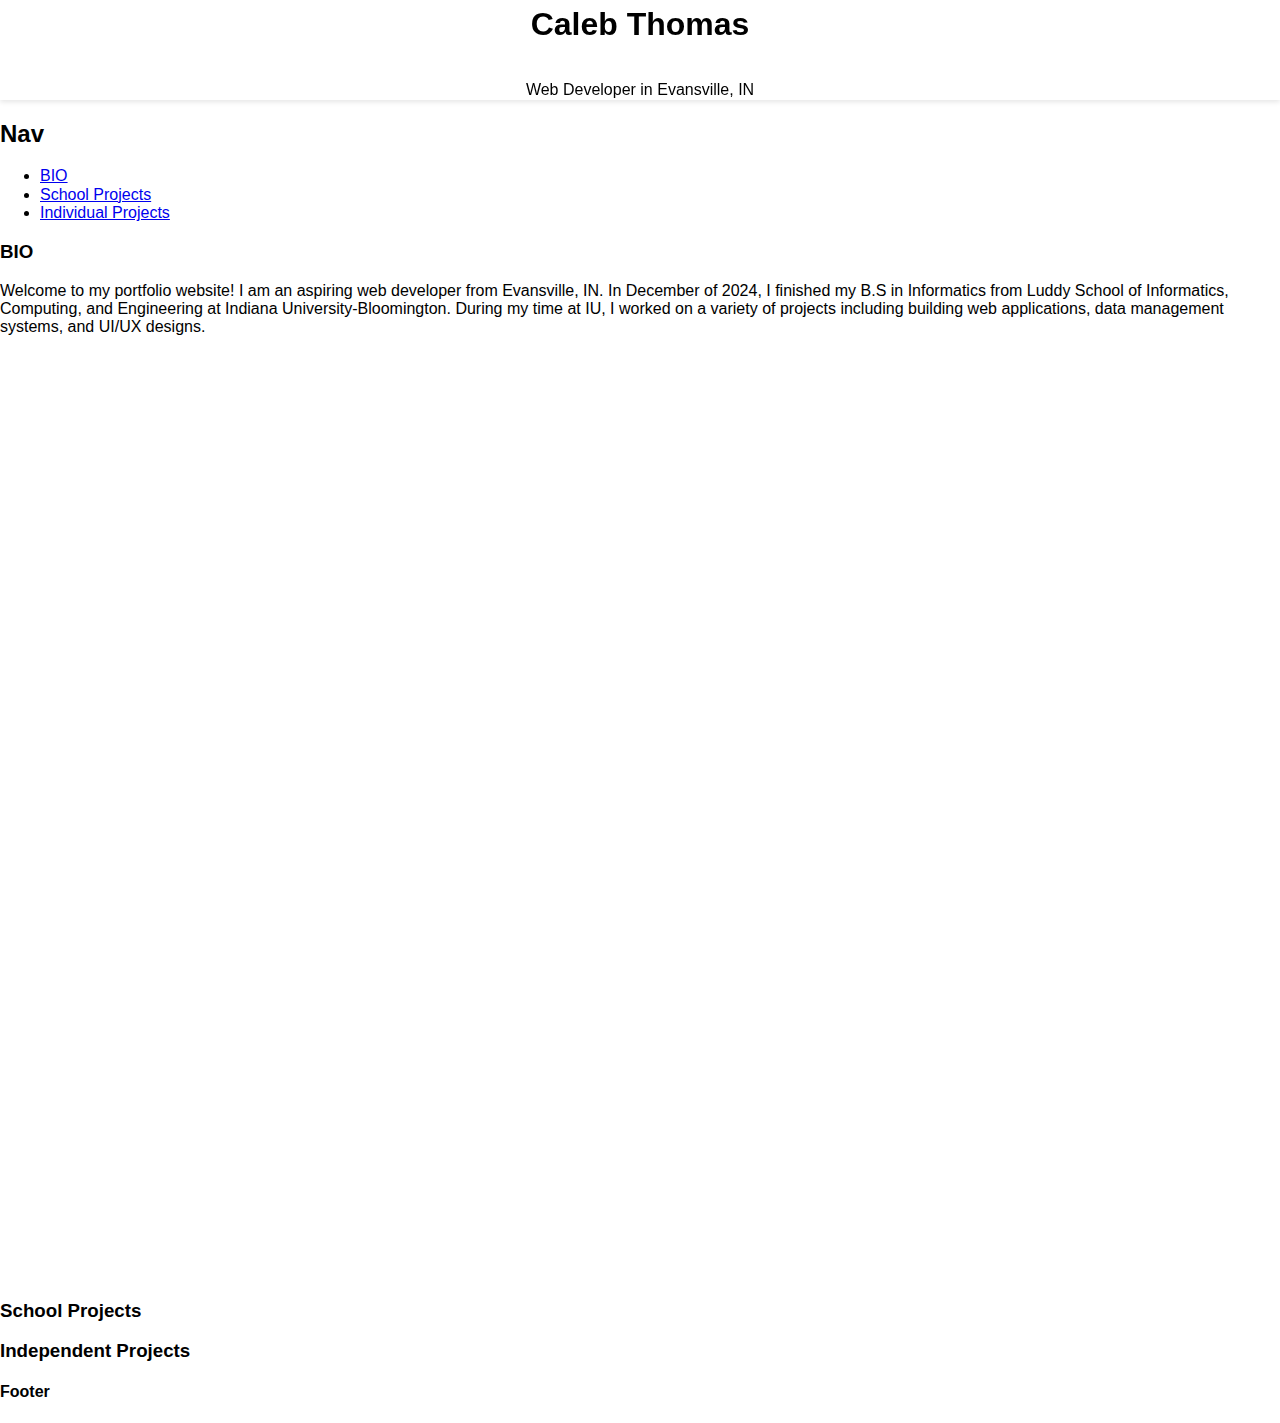
<file: index.html>
<!DOCTYPE html>
<html lang="en">

<head>
    <meta charset="UTF-8">
    <meta name="viewport" content="width=device-width, initial-scale=1.0">

    <!-- Normalize.css should go first -->
    <link rel="stylesheet" href="normalize.css" />

    <!-- Your custom styles -->
    <link rel="stylesheet" href="styles.css" />
    <title>Caleb Thomas Portfolio</title>
</head>

<body>
    <header>
        <h1>Caleb Thomas</h1>
        <p>Web Developer in Evansville, IN</p>
    </header>



    <main>
        <nav>
            <h2>Nav</h2>
            <ul>
                <li><a href="#BIO">BIO</a></li>
                <li><a href="#School">School Projects</a></li>
                <li><a href="#independent">Individual Projects</a></li>
            </ul>
        </nav>
        <article>
            <h3 id="BIO">BIO</h3>
            <div class="bio">
                <p>Welcome to my portfolio website! I am an aspiring web developer from Evansville, IN. 
                    In December of 2024, I finished my B.S in Informatics from Luddy School of Informatics, Computing, and Engineering at Indiana University-Bloomington.
                     During my time at IU, I worked on a variety of projects including building web applications, data management systems, and UI/UX designs. </p>
            </div>
        </article>

        <article>
            <h3 id="School">School Projects</h3>
        </article>

        <article>
            <h3 id="independent">Independent Projects</h3>
        </article>

    </main>

    <footer>
        <h4>Footer</h4>
    </footer>
</body>

</html>
</file>
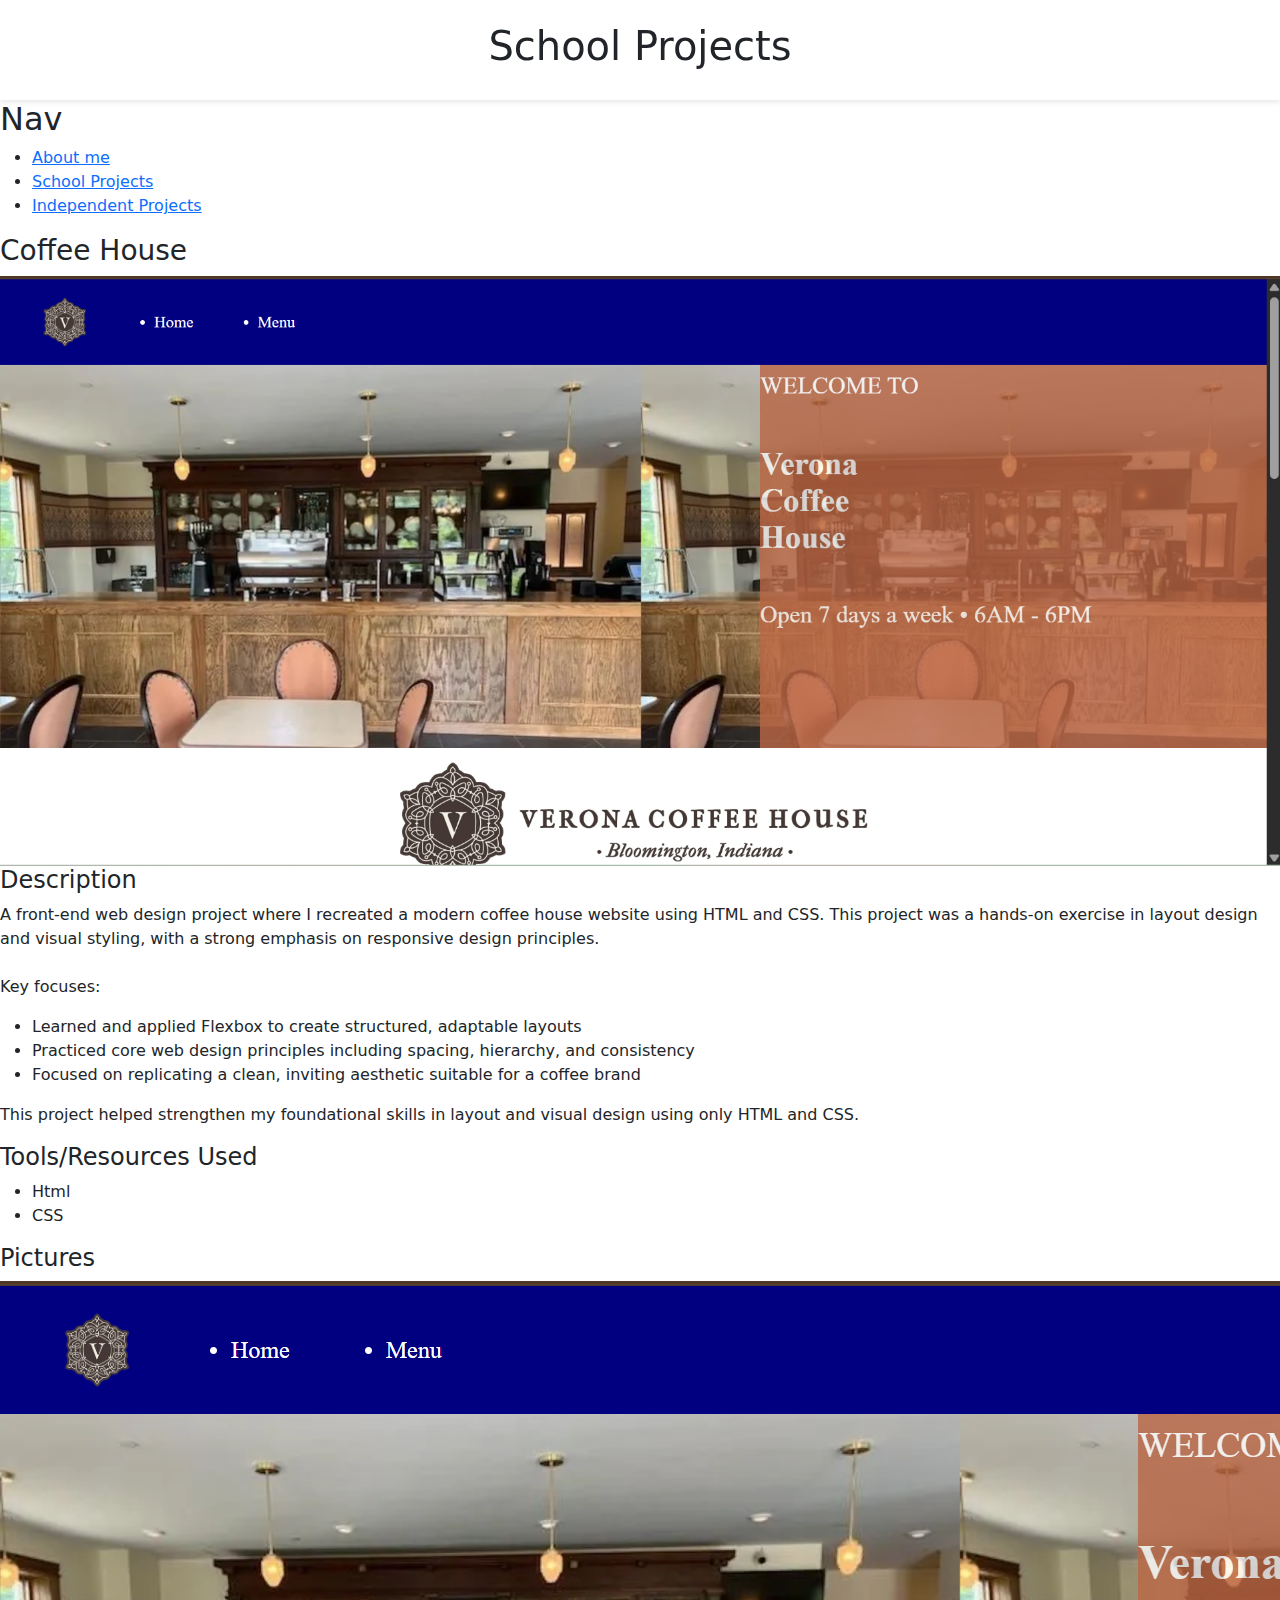
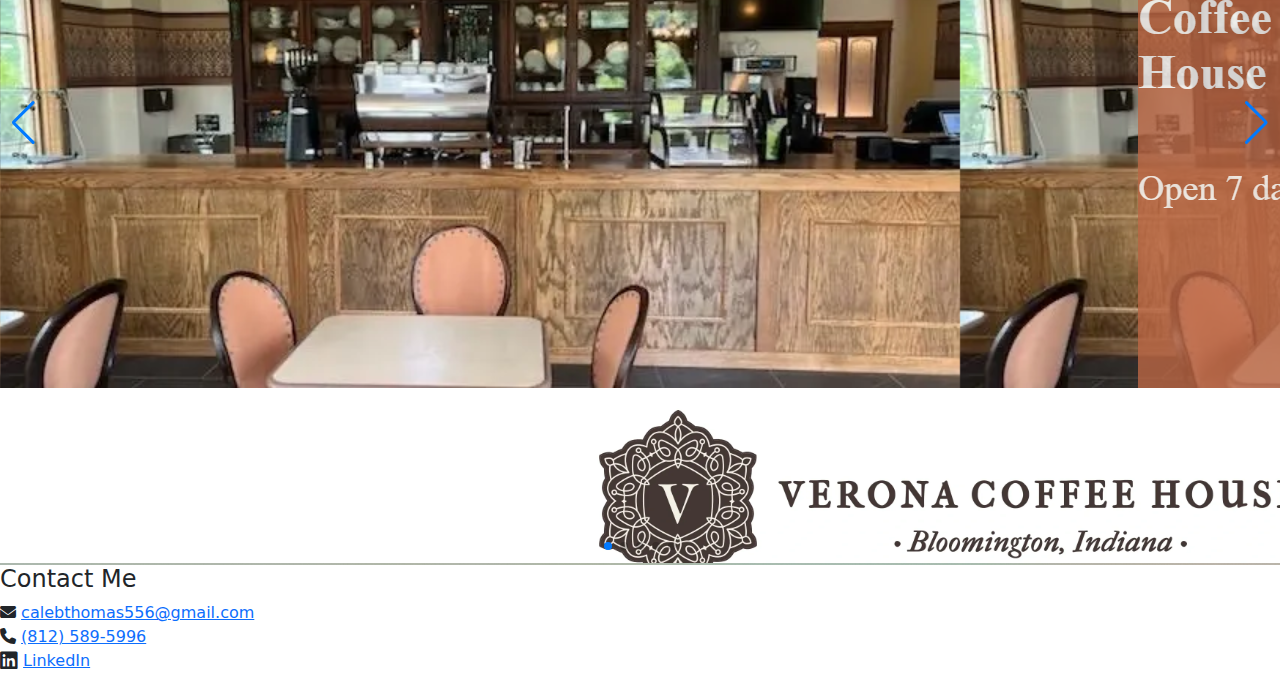
<file: coffee-house.html>
<!DOCTYPE html>
<html lang="en">

<head>
    <meta charset="UTF-8">
    <meta name="viewport" content="width=device-width, initial-scale=1.0">

    <!-- Normalize.css should go first -->
    <link rel="stylesheet" href="normalize.css" />

    <!-- Your custom styles -->
    <link rel="stylesheet" href="styles.css" />

    <!-- Bootstrap Styling -->
    <link href="https://cdn.jsdelivr.net/npm/bootstrap@5.3.0/dist/css/bootstrap.min.css" rel="stylesheet">

    <!-- Font -->
    <link rel="stylesheet" href="https://cdnjs.cloudflare.com/ajax/libs/font-awesome/6.5.0/css/all.min.css">

    <!-- Swiper -->
    <link rel="stylesheet" href="https://cdn.jsdelivr.net/npm/swiper@11/swiper-bundle.min.css" />

    <title>School Projects</title>
</head>

<body>

    <header>
        <h1>School Projects</h1>
    </header>



    <main>

        <nav>
            <h2>Nav</h2>
            <ul>
                <li><a href="index.html">About me</a></li>
                <li><a href="school-projects.html">School Projects</a></li>
                <li><a href="independent-projects.html">Independent Projects</a></li>
            </ul>
        </nav>

        <article>

            <h3>Coffee House</h3>

            <img src="images/coffee-house1.png" alt="Screenshot of a coffee house website Home Page" width="100%" >

            <div class="project-description">
                <h4>Description</h4>
                <p>A front-end web design project where I recreated a modern coffee house website using HTML and CSS. This project was a hands-on exercise in layout design and visual styling, with a strong emphasis on responsive design principles.
                    <br>
                    <br>
                    Key focuses:
                    <ul>
                        <li>Learned and applied Flexbox to create structured, adaptable layouts</li>
                        <li>Practiced core web design principles including spacing, hierarchy, and consistency</li>
                        <li>Focused on replicating a clean, inviting aesthetic suitable for a coffee brand</li>
                    </ul>
                    This project helped strengthen my foundational skills in layout and visual design using only HTML and CSS.</p>
                
            </div>

            <div class="tools-used">
                <h4>Tools/Resources Used</h4>
                <!-- In order of most used ot least used (approximation) -->
                <ul>
                    <li>Html</li>
                    <li>CSS</li>
                </ul>
            </div>


            <div class="project-pictures">
                <h4>Pictures</h4>

                <div class="swiper">
                    <!-- Additional required wrapper -->
                    <div class="swiper-wrapper">
                        <!-- Slides -->
                        <div class="swiper-slide"><img src="images/coffee-house1.png" alt="screenshot of verona coffee house website"></div>
                        <div class="swiper-slide"><img src="images/coffee-house2.png" alt="screenshot of verona coffee house website"></div>
                        <div class="swiper-slide"><img src="images/coffee-house-3.png" alt="screenshot of verona coffee house website"></div>
                        <div class="swiper-slide"><img src="images/coffee-house4.png" alt="screenshot of verona coffee house website"></div>
                        <div class="swiper-slide"><img src="images/coffee-house5.png" alt="screenshot of verona coffee house website"></div>
                        ...
                    </div>
                    <!-- If we need pagination -->
                    <div class="swiper-pagination"></div>

                    <!-- If we need navigation buttons -->
                    <div class="swiper-button-prev"></div>
                    <div class="swiper-button-next"></div>

                </div>

            </div>


        </article>

    </main>

    <footer>
        <h4>Contact Me</h4>
        <div class="contact-info">
            <div class="email">
                <i class="fa-solid fa-envelope"></i>
                <a href="mailto:calebthomas556@gmail.com"> calebthomas556@gmail.com</a>
            </div>

            <div class="phone-number">
                <i class="fa-solid fa-phone"></i>
                <a href="tel:+1-812-589-5996"> (812) 589-5996</a>
            </div>

            <div class="linkedin">
                <i class="fab fa-linkedin fa-lg"></i>
                <a href="https://www.linkedin.com/in/caleb-thomas-4aa92a225/">LinkedIn</a>
            </div>

        </div>
    </footer>

    <script src="https://cdn.jsdelivr.net/npm/bootstrap@5.3.0/dist/js/bootstrap.bundle.min.js"></script>
    <script src="https://cdn.jsdelivr.net/npm/swiper@11/swiper-bundle.min.js"></script>

    <script>
        const swiper = new Swiper('.swiper', {
            // Optional parameters
            loop: true,

            // If we need pagination
            pagination: {
                el: '.swiper-pagination',
            },

            // Navigation arrows
            navigation: {
                nextEl: '.swiper-button-next',
                prevEl: '.swiper-button-prev',
            },

        });

    </script>

</body>

</html>
</file>
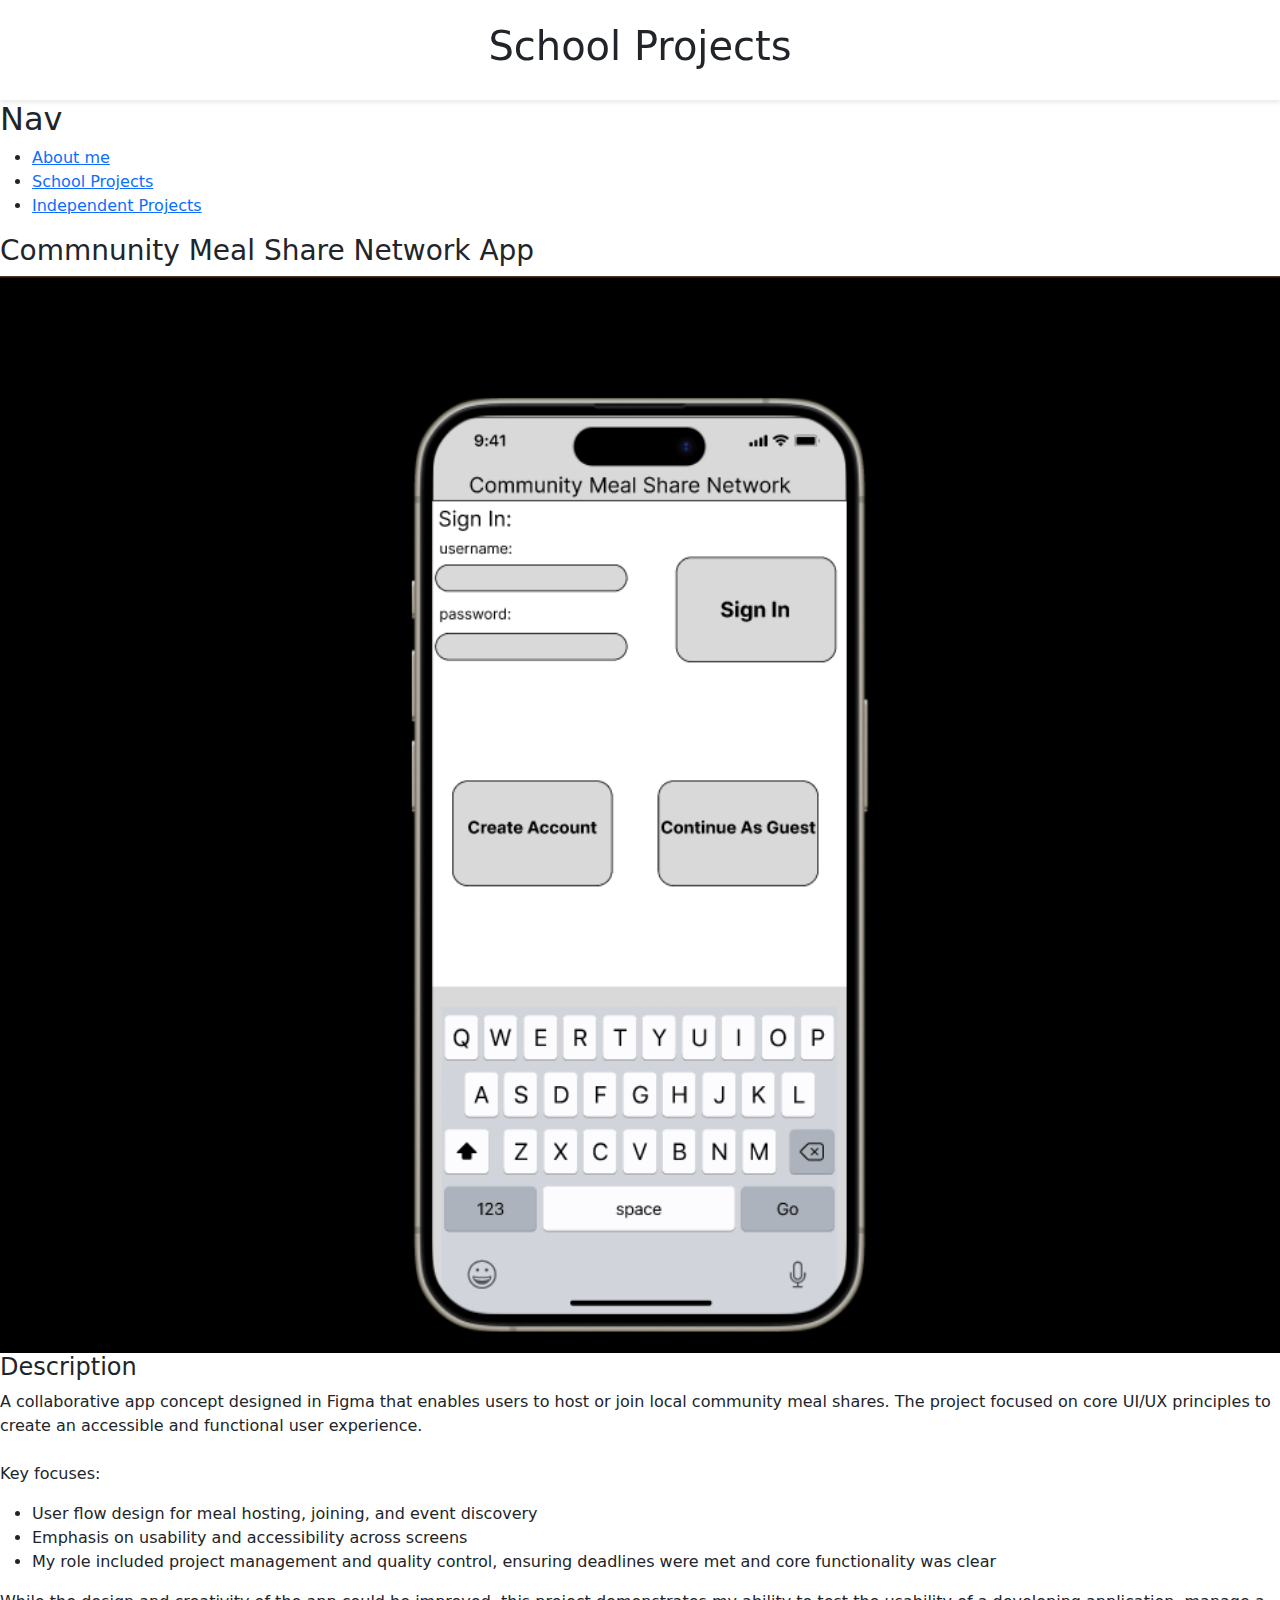
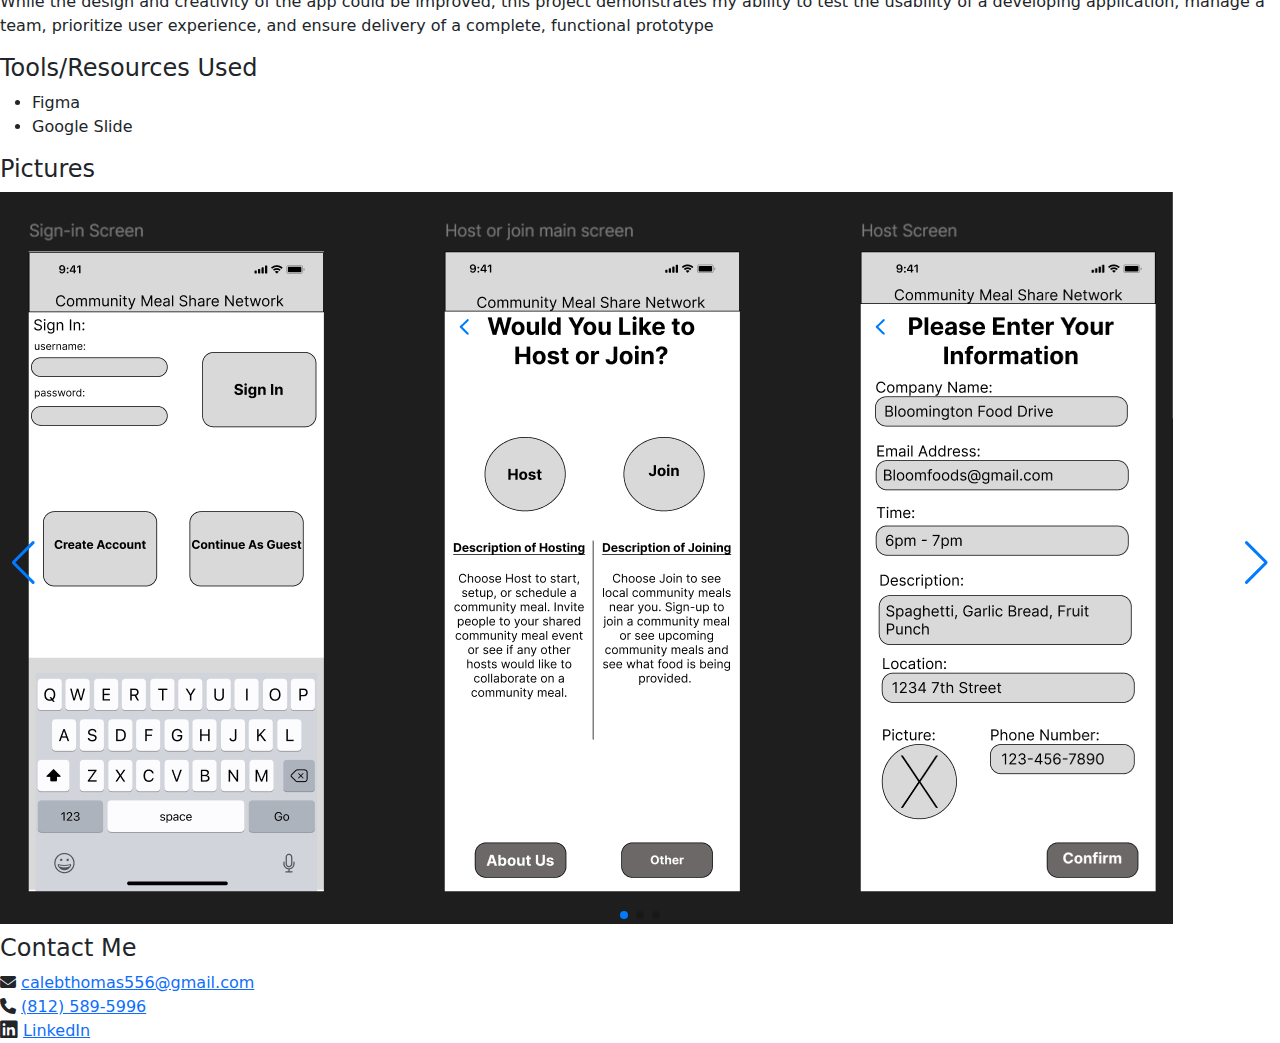
<file: figma.html>
<!DOCTYPE html>
<html lang="en">

<head>
    <meta charset="UTF-8">
    <meta name="viewport" content="width=device-width, initial-scale=1.0">

    <!-- Normalize.css should go first -->
    <link rel="stylesheet" href="normalize.css" />

    <!-- Your custom styles -->
    <link rel="stylesheet" href="styles.css" />

    <!-- Bootstrap Styling -->
    <link href="https://cdn.jsdelivr.net/npm/bootstrap@5.3.0/dist/css/bootstrap.min.css" rel="stylesheet">

    <!-- Font -->
    <link rel="stylesheet" href="https://cdnjs.cloudflare.com/ajax/libs/font-awesome/6.5.0/css/all.min.css">

    <!-- Swiper -->
    <link rel="stylesheet" href="https://cdn.jsdelivr.net/npm/swiper@11/swiper-bundle.min.css" />

    <title>School Projects</title>
</head>

<body>

    <header>
        <h1>School Projects</h1>
    </header>



    <main>

        <nav>
            <h2>Nav</h2>
            <ul>
                <li><a href="index.html">About me</a></li>
                <li><a href="school-projects.html">School Projects</a></li>
                <li><a href="independent-projects.html">Independent Projects</a></li>
            </ul>
        </nav>

        <article>

            <h3>Commnunity Meal Share Network App</h3>

            <img src="images/figma-1.png" alt="Screenshot of meal share network app home page" width="100%" >

            <div class="project-description">
                <h4>Description</h4>
                <p>A collaborative app concept designed in Figma that enables users to host or join local community meal shares. The project focused on core UI/UX principles to create an accessible and functional user experience.
                    <br>
                    <br>
                    Key focuses:
                    <ul>
                        <li>User flow design for meal hosting, joining, and event discovery</li>
                        <li>Emphasis on usability and accessibility across screens</li>
                        <li>My role included project management and quality control, ensuring deadlines were met and core functionality was clear</li>
                    </ul>
                    
                    While the design and creativity of the app could be improved, this project demonstrates my ability to test the usability of a developing application, manage a team, prioritize user experience, and ensure delivery of a complete, functional prototype</p>
            </div>

            <div class="tools-used">
                <h4>Tools/Resources Used</h4>
                <!-- In order of most used ot least used (approximation) -->
                <ul>
                    <li>Figma</li>
                    <li>Google Slide</li>
                </ul>
            </div>

            <div class="project-pictures">
                <h4>Pictures</h4>

                <div class="swiper">
                    <!-- Additional required wrapper -->
                    <div class="swiper-wrapper">
                        <!-- Slides -->
                        <div class="swiper-slide"><img src="images/figma-2.png" alt="screenshot of community meal share network wireframe"> </div>
                        <div class="swiper-slide"><img src="images/figma-3.png" alt="screenshot of community meal share network wireframe"> </div>
                        <div class="swiper-slide"><img src="images/figma-4.png" alt="screenshot of community meal share network wireframe"> </div>
                        ...
                    </div>
                    <!-- If we need pagination -->
                    <div class="swiper-pagination"></div>

                    <!-- If we need navigation buttons -->
                    <div class="swiper-button-prev"></div>
                    <div class="swiper-button-next"></div>

                </div>

            </div>


        </article>

    </main>

    <footer>
        <h4>Contact Me</h4>
        <div class="contact-info">
            <div class="email">
                <i class="fa-solid fa-envelope"></i>
                <a href="mailto:calebthomas556@gmail.com"> calebthomas556@gmail.com</a>
            </div>

            <div class="phone-number">
                <i class="fa-solid fa-phone"></i>
                <a href="tel:+1-812-589-5996"> (812) 589-5996</a>
            </div>

            <div class="linkedin">
                <i class="fab fa-linkedin fa-lg"></i>
                <a href="https://www.linkedin.com/in/caleb-thomas-4aa92a225/">LinkedIn</a>
            </div>

        </div>
    </footer>

    <script src="https://cdn.jsdelivr.net/npm/bootstrap@5.3.0/dist/js/bootstrap.bundle.min.js"></script>
    <script src="https://cdn.jsdelivr.net/npm/swiper@11/swiper-bundle.min.js"></script>

    <script>
        const swiper = new Swiper('.swiper', {
            // Optional parameters
            loop: true,

            // If we need pagination
            pagination: {
                el: '.swiper-pagination',
            },

            // Navigation arrows
            navigation: {
                nextEl: '.swiper-button-next',
                prevEl: '.swiper-button-prev',
            },

        });

    </script>

</body>

</html>
</file>
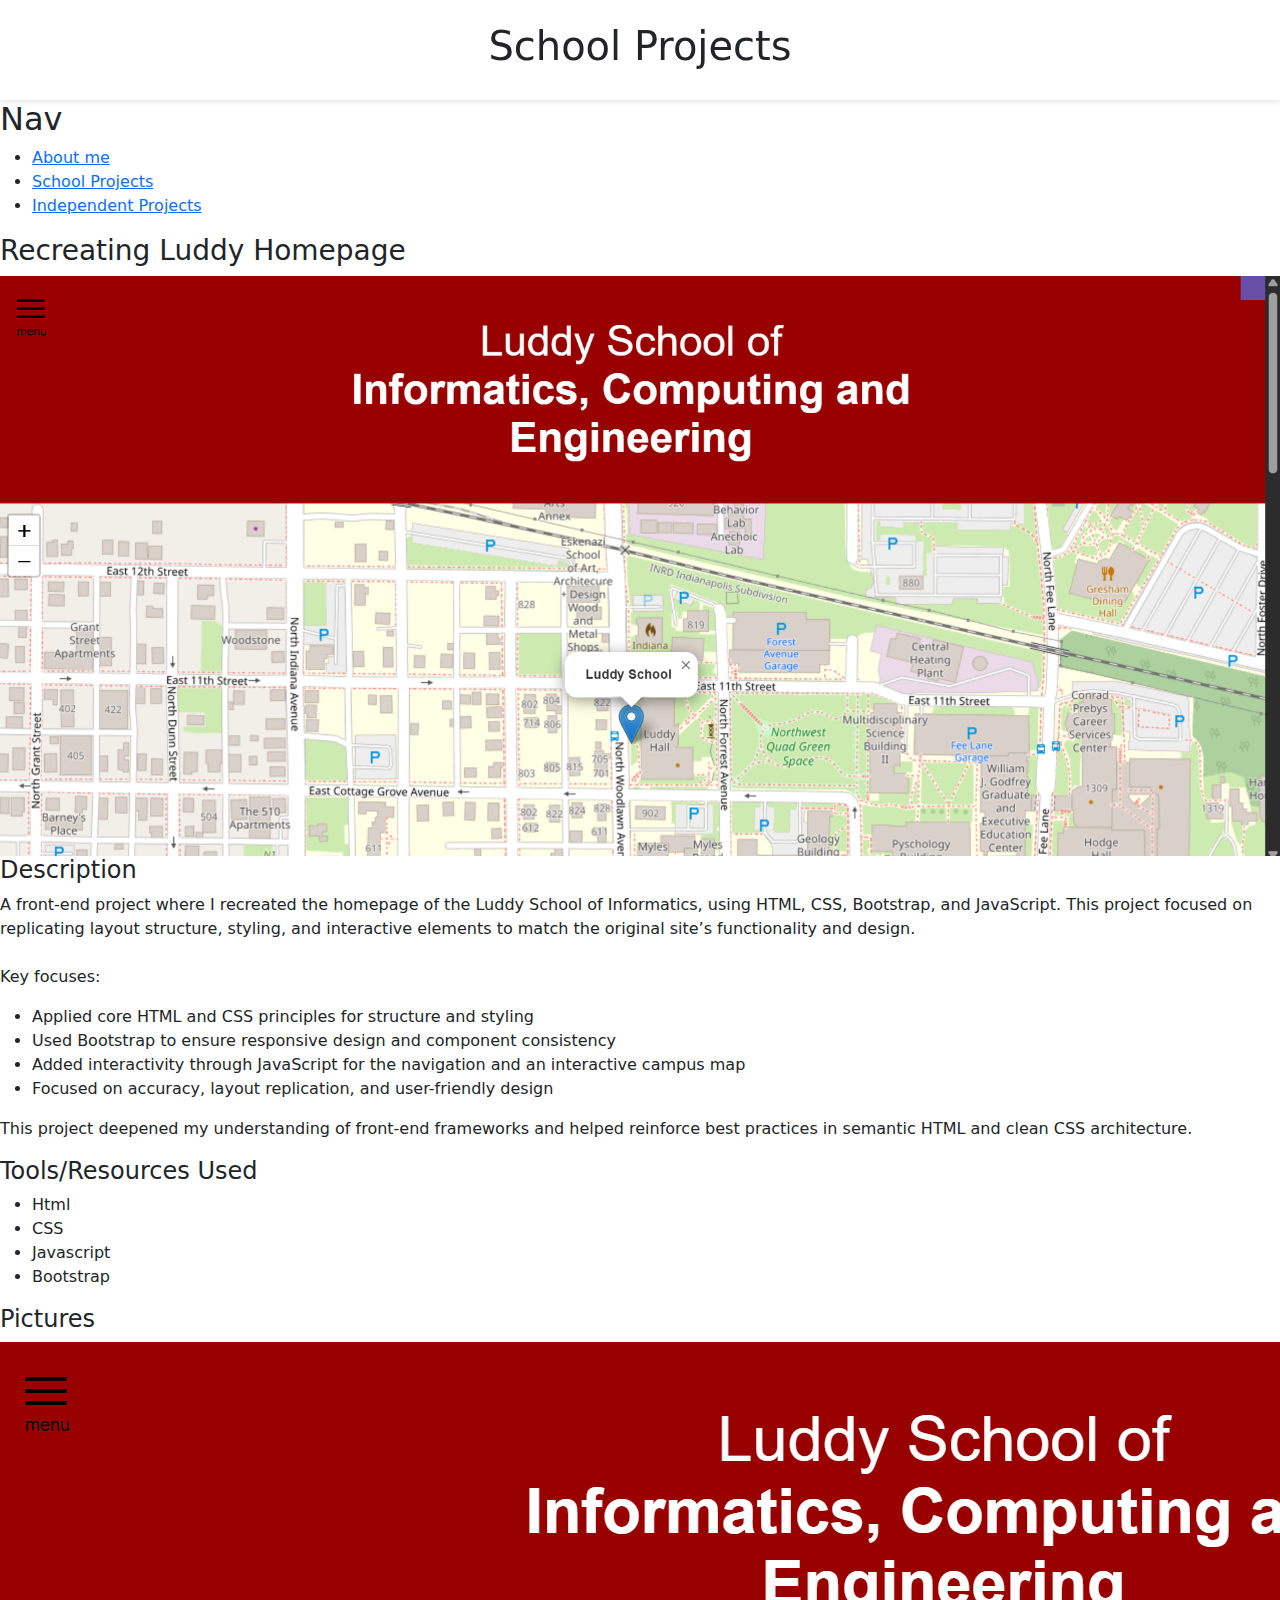
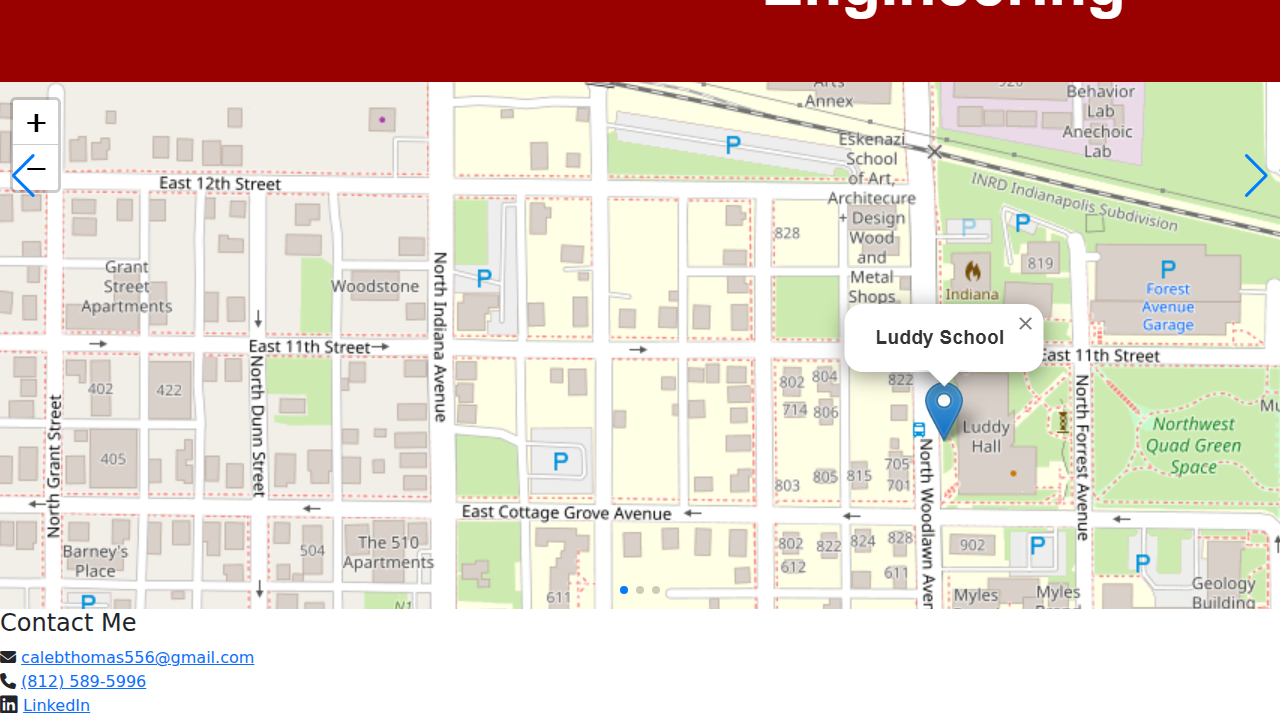
<file: luddy.html>
<!DOCTYPE html>
<html lang="en">

<head>
    <meta charset="UTF-8">
    <meta name="viewport" content="width=device-width, initial-scale=1.0">

    <!-- Normalize.css should go first -->
    <link rel="stylesheet" href="normalize.css" />

    <!-- Your custom styles -->
    <link rel="stylesheet" href="styles.css" />

    <!-- Bootstrap Styling -->
    <link href="https://cdn.jsdelivr.net/npm/bootstrap@5.3.0/dist/css/bootstrap.min.css" rel="stylesheet">

    <!-- Font -->
    <link rel="stylesheet" href="https://cdnjs.cloudflare.com/ajax/libs/font-awesome/6.5.0/css/all.min.css">

    <!-- Swiper -->
    <link rel="stylesheet" href="https://cdn.jsdelivr.net/npm/swiper@11/swiper-bundle.min.css" />

    <title>School Projects</title>
</head>

<body>

    <header>
        <h1>School Projects</h1>
    </header>



    <main>

        <nav>
            <h2>Nav</h2>
            <ul>
                <li><a href="index.html">About me</a></li>
                <li><a href="school-projects.html">School Projects</a></li>
                <li><a href="independent-projects.html">Independent Projects</a></li>
            </ul>
        </nav>

        <article>

            <h3>Recreating Luddy Homepage</h3>

            <img src="images/luddy-1.png" alt="Screenshot of a mock luddy homepage" width="100%" >

            <div class="project-description">
                <h4>Description</h4>
                <p>A front-end project where I recreated the homepage of the Luddy School of Informatics, using HTML, CSS, Bootstrap, and JavaScript. This project focused on replicating layout structure, styling, and interactive elements to match the original site’s functionality and design.
                    <br>
                    <br>
                    Key focuses:
                    <ul>
                        <li>Applied core HTML and CSS principles for structure and styling</li>
                        <li>Used Bootstrap to ensure responsive design and component consistency</li>
                        <li>Added interactivity through JavaScript for the navigation and an interactive campus map</li>
                        <li>Focused on accuracy, layout replication, and user-friendly design</li>
                    </ul>
                    This project deepened my understanding of front-end frameworks and helped reinforce best practices in semantic HTML and clean CSS architecture.</p>
                
            </div>

            <div class="tools-used">
                <h4>Tools/Resources Used</h4>
                <!-- In order of most used ot least used (approximation) -->
                <ul>
                    <li>Html</li>
                    <li>CSS</li>
                    <li>Javascript</li>
                    <li>Bootstrap</li>
                </ul>
            </div>


            <div class="project-pictures">
                <h4>Pictures</h4>

                <div class="swiper">
                    <!-- Additional required wrapper -->
                    <div class="swiper-wrapper">
                        <!-- Slides -->
                        <div class="swiper-slide"><img src="images/luddy-1.png" alt="screenshot of mock luddy homepage website"></div>
                        <div class="swiper-slide"><img src="images/luddy-2.png" alt="screenshot of mock luddy homepage website"></div>
                        <div class="swiper-slide"><img src="images/luddy-3.png" alt="screenshot of mock luddy homepage website"></div>
                    </div>
                    <!-- If we need pagination -->
                    <div class="swiper-pagination"></div>

                    <!-- If we need navigation buttons -->
                    <div class="swiper-button-prev"></div>
                    <div class="swiper-button-next"></div>

                </div>

            </div>


        </article>

    </main>

    <footer>
        <h4>Contact Me</h4>
        <div class="contact-info">
            <div class="email">
                <i class="fa-solid fa-envelope"></i>
                <a href="mailto:calebthomas556@gmail.com"> calebthomas556@gmail.com</a>
            </div>

            <div class="phone-number">
                <i class="fa-solid fa-phone"></i>
                <a href="tel:+1-812-589-5996"> (812) 589-5996</a>
            </div>

            <div class="linkedin">
                <i class="fab fa-linkedin fa-lg"></i>
                <a href="https://www.linkedin.com/in/caleb-thomas-4aa92a225/">LinkedIn</a>
            </div>

        </div>
    </footer>

    <script src="https://cdn.jsdelivr.net/npm/bootstrap@5.3.0/dist/js/bootstrap.bundle.min.js"></script>
    <script src="https://cdn.jsdelivr.net/npm/swiper@11/swiper-bundle.min.js"></script>

    <script>
        const swiper = new Swiper('.swiper', {
            // Optional parameters
            loop: true,

            // If we need pagination
            pagination: {
                el: '.swiper-pagination',
            },

            // Navigation arrows
            navigation: {
                nextEl: '.swiper-button-next',
                prevEl: '.swiper-button-prev',
            },

        });

    </script>

</body>

</html>
</file>
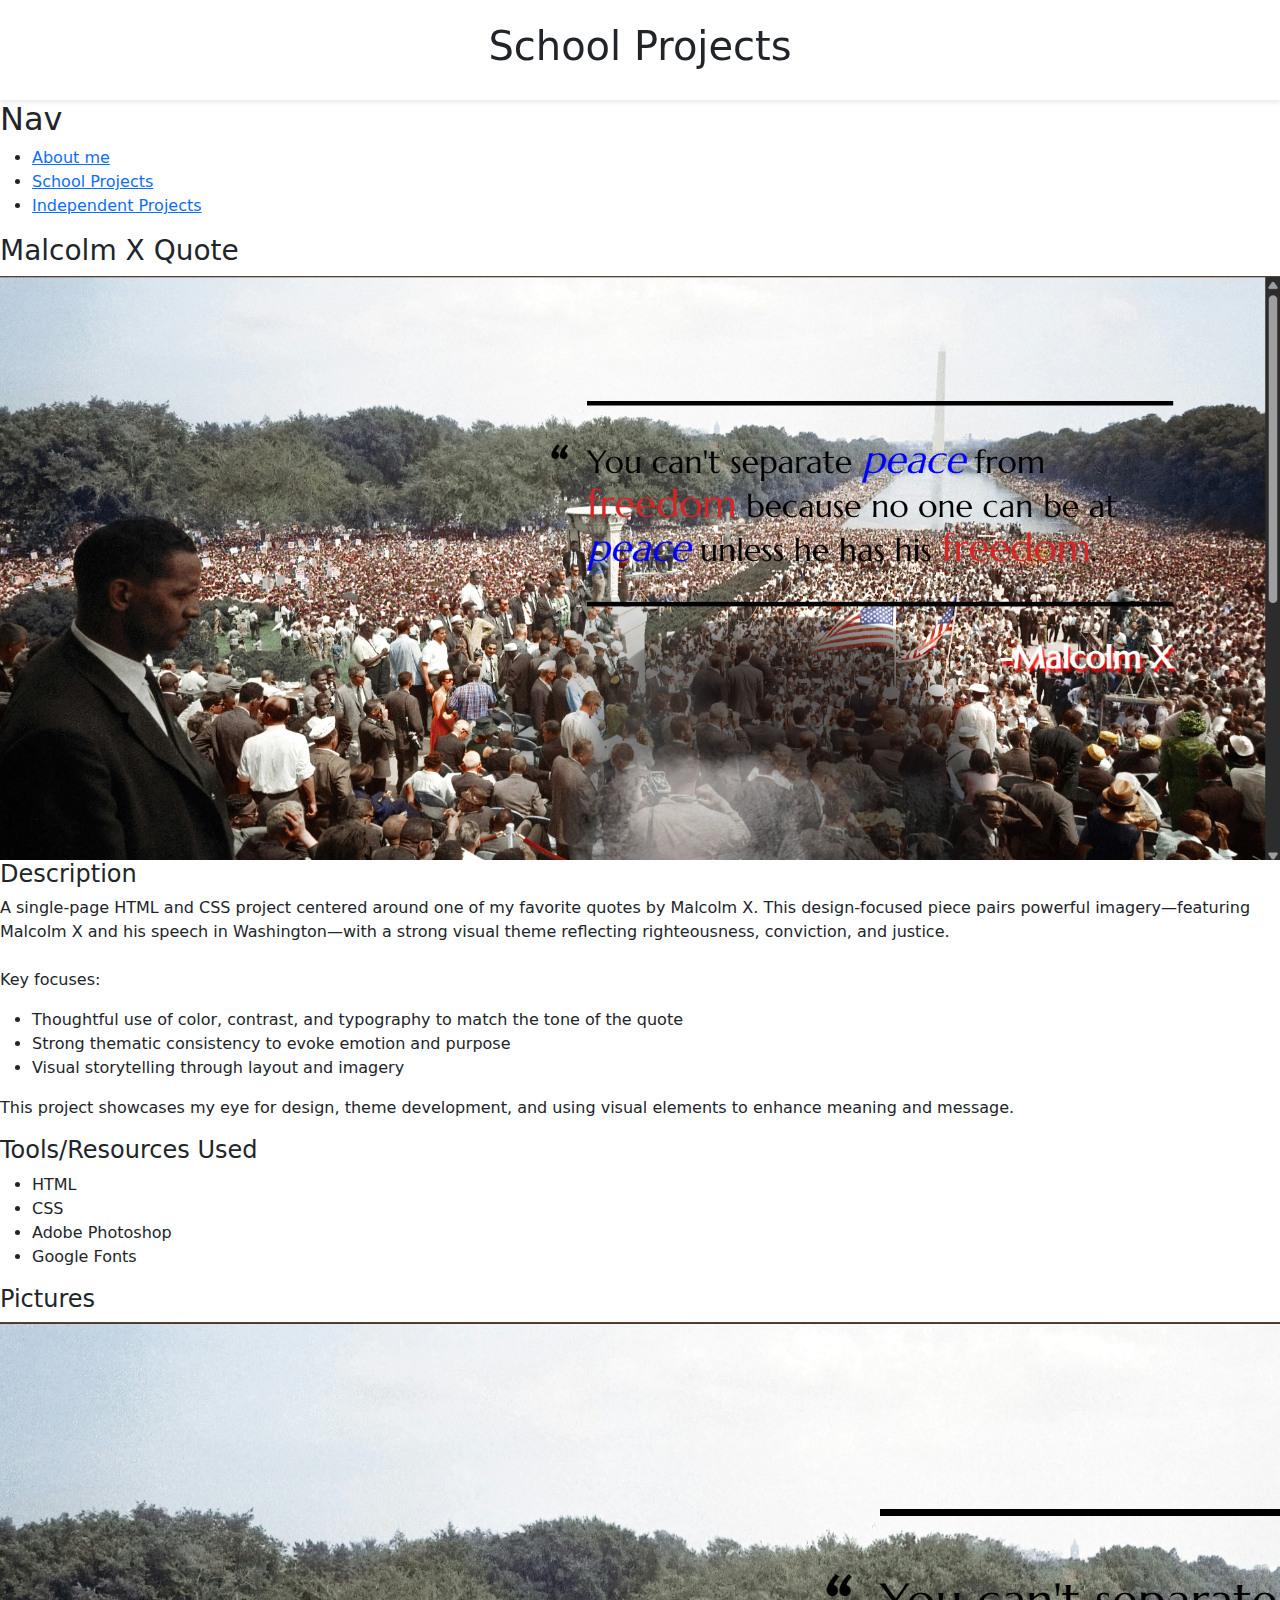
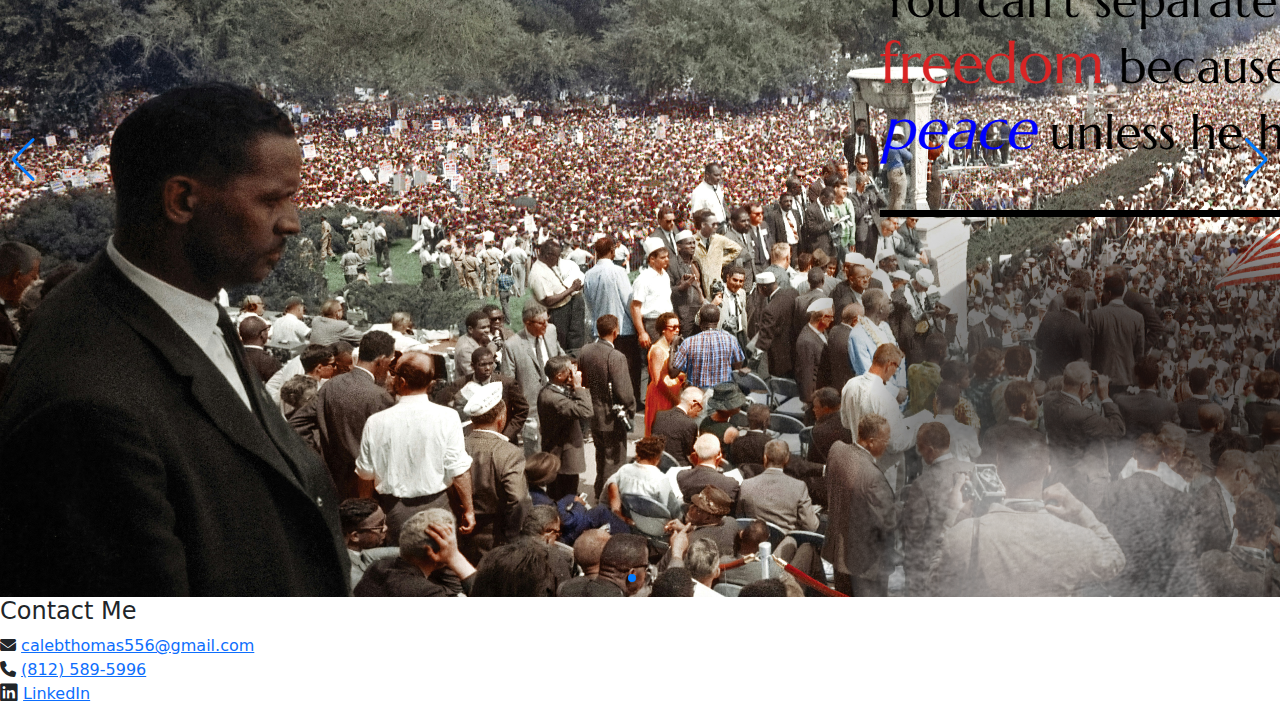
<file: malcom.html>
<!DOCTYPE html>
<html lang="en">

<head>
    <meta charset="UTF-8">
    <meta name="viewport" content="width=device-width, initial-scale=1.0">

    <!-- Normalize.css should go first -->
    <link rel="stylesheet" href="normalize.css" />

    <!-- Your custom styles -->
    <link rel="stylesheet" href="styles.css" />

    <!-- Bootstrap Styling -->
    <link href="https://cdn.jsdelivr.net/npm/bootstrap@5.3.0/dist/css/bootstrap.min.css" rel="stylesheet">

    <!-- Font -->
    <link rel="stylesheet" href="https://cdnjs.cloudflare.com/ajax/libs/font-awesome/6.5.0/css/all.min.css">

    <!-- Swiper -->
    <link rel="stylesheet" href="https://cdn.jsdelivr.net/npm/swiper@11/swiper-bundle.min.css" />

    <title>School Projects</title>
</head>

<body>

    <header>
        <h1>School Projects</h1>
    </header>



    <main>

        <nav>
            <h2>Nav</h2>
            <ul>
                <li><a href="index.html">About me</a></li>
                <li><a href="school-projects.html">School Projects</a></li>
                <li><a href="independent-projects.html">Independent Projects</a></li>
            </ul>
        </nav>

        <article>

            <h3>Malcolm X Quote</h3>

            <img src="images/malcolmx-1.png" alt="Screenshot of malcolm x quote Page" width="100%" >

            <div class="project-description">
                <h4>Description</h4>
                <p>A single-page HTML and CSS project centered around one of my favorite quotes by Malcolm X. This design-focused piece pairs powerful imagery—featuring Malcolm X and his speech in Washington—with a strong visual theme reflecting righteousness, conviction, and justice.
                    <br>
                    <br>
                    Key focuses:
                    <ul>
                        <li>Thoughtful use of color, contrast, and typography to match the tone of the quote</li>
                        <li>Strong thematic consistency to evoke emotion and purpose</li>
                        <li>Visual storytelling through layout and imagery</li>
                    </ul>
                    
                    This project showcases my eye for design, theme development, and using visual elements to enhance meaning and message.
                </p>
               
            </div>

            <div class="tools-used">
                <h4>Tools/Resources Used</h4>
                <!-- In order of most used ot least used (approximation) -->
                <ul>
                    <li>HTML</li>
                    <li>CSS</li>
                    <li>Adobe Photoshop</li>
                    <li>Google Fonts</li>
                </ul>
            </div>


            <div class="project-pictures">
                <h4>Pictures</h4>

                <div class="swiper">
                    <!-- Additional required wrapper -->
                    <div class="swiper-wrapper">
                        <!-- Slides -->
                        <div class="swiper-slide"><img src="images/malcolmx-1.png" alt="screenshot of malcolm x quote website"></div>
                        <div class="swiper-slide"><img src="images/malcolmx-2.png" alt="screenshot of malcolm x quote website"></div>

                        ...
                    </div>
                    <!-- If we need pagination -->
                    <div class="swiper-pagination"></div>

                    <!-- If we need navigation buttons -->
                    <div class="swiper-button-prev"></div>
                    <div class="swiper-button-next"></div>

                </div>

            </div>


        </article>

    </main>

    <footer>
        <h4>Contact Me</h4>
        <div class="contact-info">
            <div class="email">
                <i class="fa-solid fa-envelope"></i>
                <a href="mailto:calebthomas556@gmail.com"> calebthomas556@gmail.com</a>
            </div>

            <div class="phone-number">
                <i class="fa-solid fa-phone"></i>
                <a href="tel:+1-812-589-5996"> (812) 589-5996</a>
            </div>

            <div class="linkedin">
                <i class="fab fa-linkedin fa-lg"></i>
                <a href="https://www.linkedin.com/in/caleb-thomas-4aa92a225/">LinkedIn</a>
            </div>

        </div>
    </footer>

    <script src="https://cdn.jsdelivr.net/npm/bootstrap@5.3.0/dist/js/bootstrap.bundle.min.js"></script>
    <script src="https://cdn.jsdelivr.net/npm/swiper@11/swiper-bundle.min.js"></script>

    <script>
        const swiper = new Swiper('.swiper', {
            // Optional parameters
            loop: true,

            // If we need pagination
            pagination: {
                el: '.swiper-pagination',
            },

            // Navigation arrows
            navigation: {
                nextEl: '.swiper-button-next',
                prevEl: '.swiper-button-prev',
            },

        });

    </script>

</body>

</html>
</file>
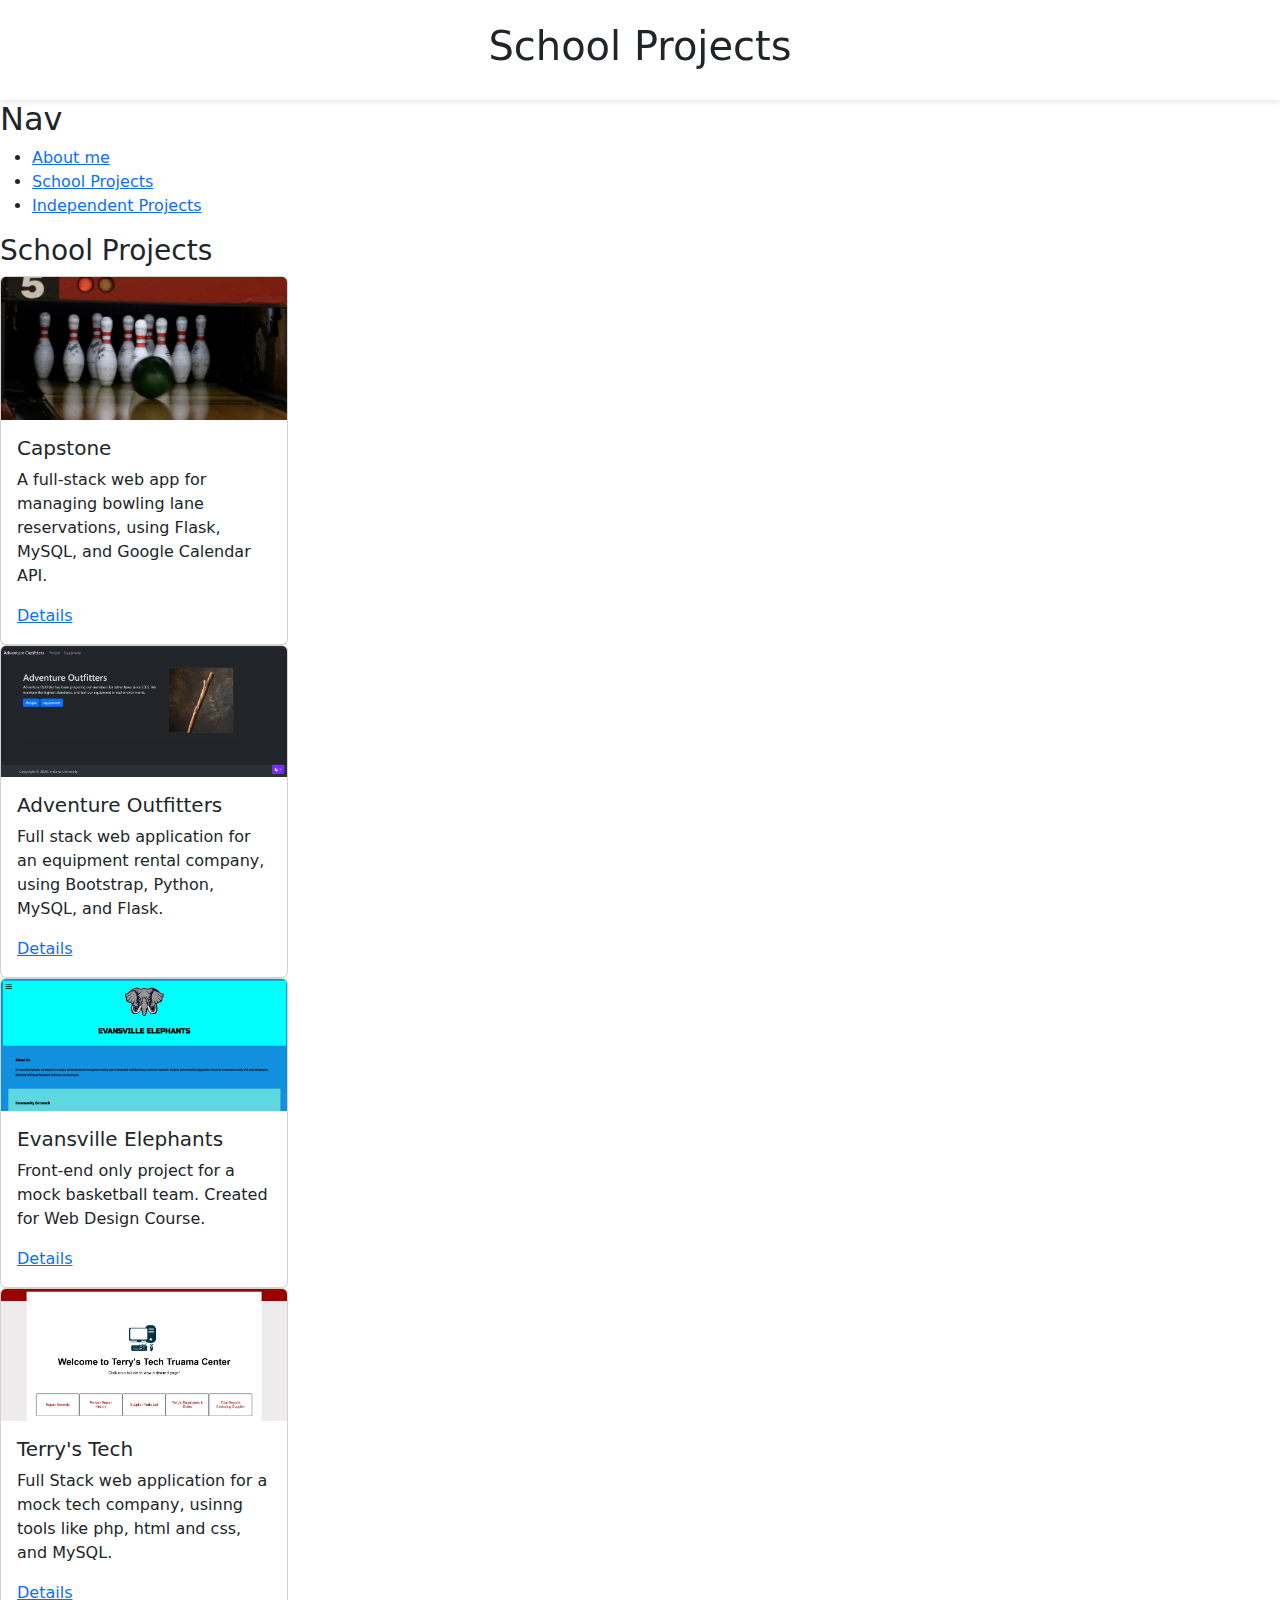
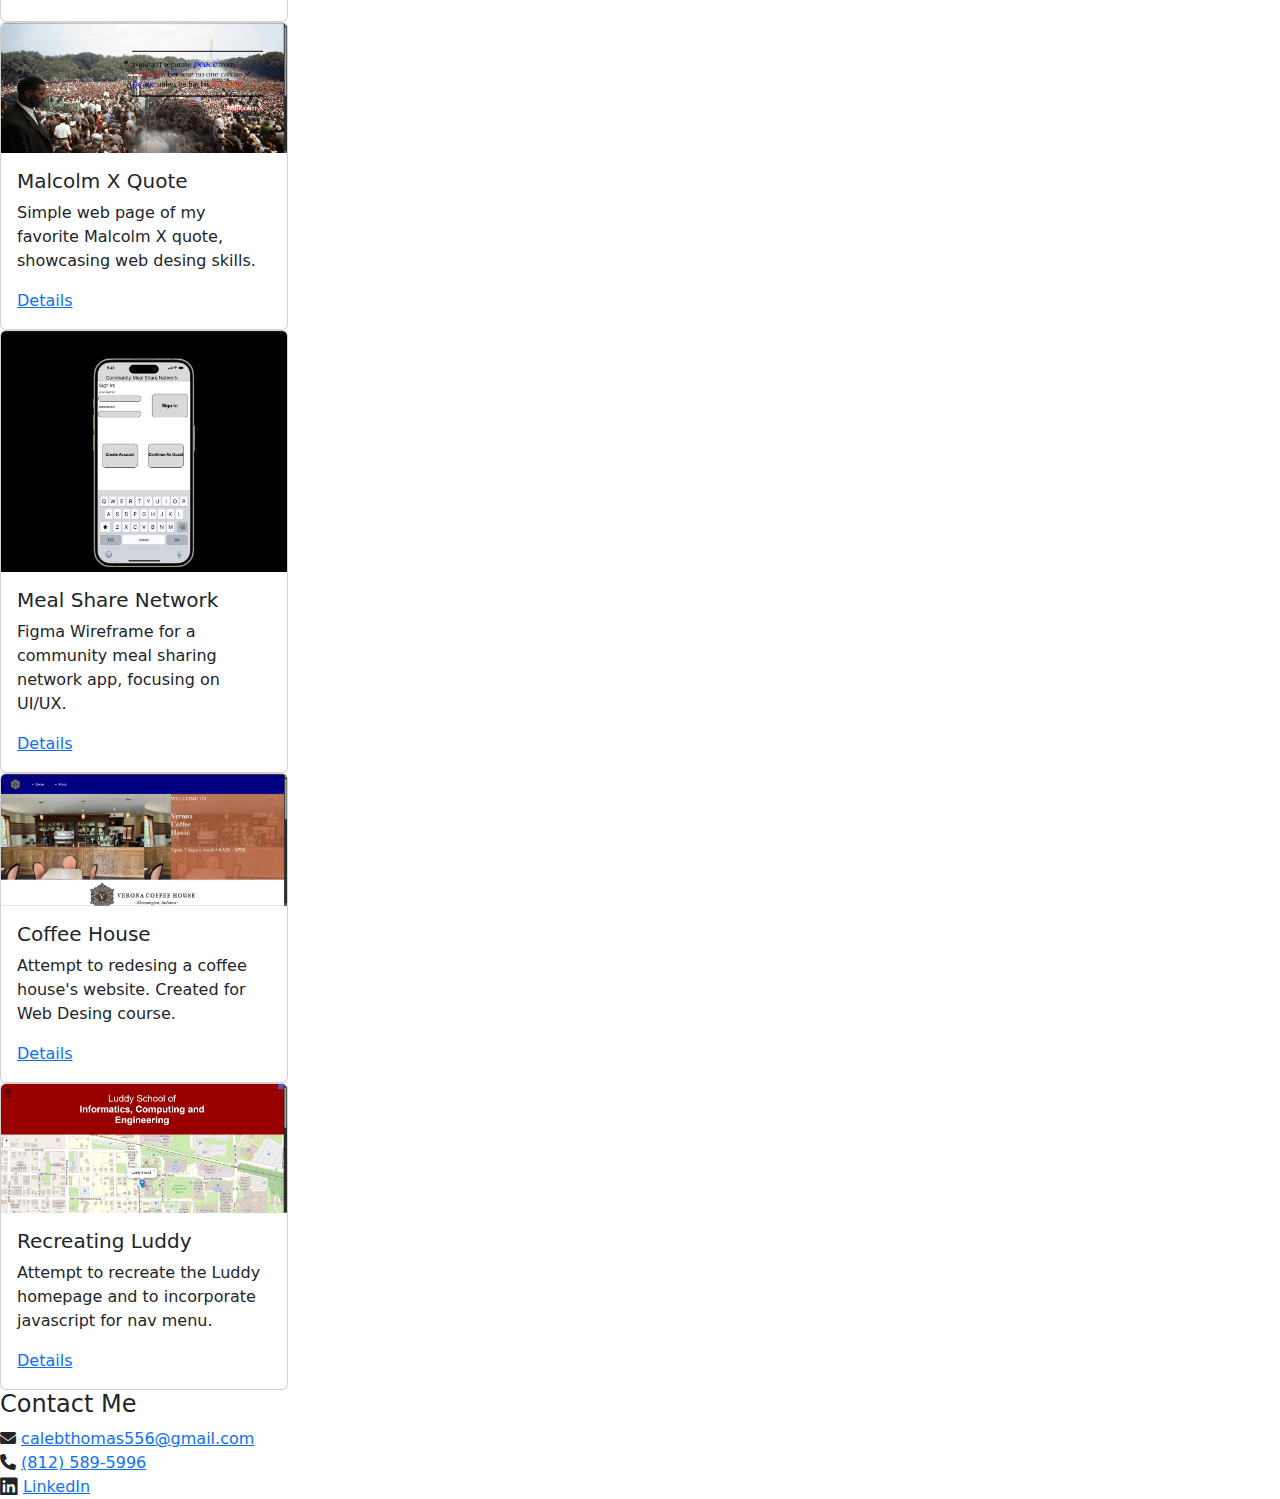
<file: school-projects.html>
<!DOCTYPE html>
<html lang="en">

<head>
    <meta charset="UTF-8">
    <meta name="viewport" content="width=device-width, initial-scale=1.0">

    <!-- Normalize.css should go first -->
    <link rel="stylesheet" href="normalize.css" />

    <!-- Your custom styles -->
    <link rel="stylesheet" href="styles.css" />

    <!-- Bootstrap Styling -->
    <link href="https://cdn.jsdelivr.net/npm/bootstrap@5.3.0/dist/css/bootstrap.min.css" rel="stylesheet">

    <!-- Font -->
    <link rel="stylesheet" href="https://cdnjs.cloudflare.com/ajax/libs/font-awesome/6.5.0/css/all.min.css">
    <title>School Projects</title>
</head>

<body>

    <header>
        <h1>School Projects</h1>
    </header>



    <main>

        <nav>
            <h2>Nav</h2>
            <ul>
                <li><a href="index.html">About me</a></li>
                <li><a href="school-projects.html">School Projects</a></li>
                <li><a href="independent-projects.html">Independent Projects</a></li>
            </ul>
        </nav>

        <article>
            <h3 id="School">School Projects</h3>

            <div class="school-project">
                <div class="card" style="width: 18rem;">
                    <img src="images/capstone-thumbnail.jpg" class="card-img-top"
                        alt="Bowling ball rolling towards bowling pins">
                    <!-- Image from https://news.iu.edu/live/news/26393-5-things-to-know-about-the-bowling-alley-at-the  -->
                    <div class="card-body">
                        <h5 class="card-title">Capstone</h5>
                        <p class="card-text">A full-stack web app for managing bowling lane reservations, using
                            Flask, MySQL, and Google Calendar API.</p>
                        <a href="bowling-reservation.html" class="btn-primary">Details</a>
                    </div>
                </div>

                <div class="card" style="width: 18rem;">
                    <img src="images/I211-AO.png" class="card-img-top" alt="Screenshot of Adventure outfitters Homepage">
                    <div class="card-body">
                        <h5 class="card-title">Adventure Outfitters</h5>
                        <p class="card-text">Full stack web application for an equipment rental company, using Bootstrap, Python, MySQL, and Flask.</p>
                        <a href="adventure-outfitters.html" class="btn-primary">Details</a>
                    </div>
                </div>

                <div class="card" style="width: 18rem;">
                    <img src="images/Ev-El.png" class="card-img-top" alt="screenshot of Evansville Elephants Homepage">
                    <div class="card-body">
                        <h5 class="card-title">Evansville Elephants</h5>
                        <p class="card-text">Front-end only project for a mock basketball team. Created for Web Design Course.</p>
                        <a href="evansville-elephants.html" class="btn-primary">Details</a>
                    </div>
                </div>

                <div class="card" style="width: 18rem;">
                    <img src="images/Terry-tech.png" class="card-img-top" alt="Screenshot of Terrys tech homepage">
                    <div class="card-body">
                        <h5 class="card-title">Terry's Tech</h5>
                        <p class="card-text">Full Stack web application for a mock tech company, usinng tools like php, html and css, and MySQL.</p>
                        <a href="terrys-tech.html" class="btn-primary">Details</a>
                    </div>
                </div>

                <div class="card" style="width: 18rem;">
                    <img src="images/malcolmx-1.png" class="card-img-top" alt="Screenshot of Malcolm X page">
                    <div class="card-body">
                        <h5 class="card-title">Malcolm X Quote</h5>
                        <p class="card-text">Simple web page of my favorite Malcolm X quote, showcasing web desing skills.</p>
                        <a href="malcom.html" class="btn-primary">Details</a>
                    </div>
                </div>

                <div class="card" style="width: 18rem;">
                    <img src="images/figma-1.png" class="card-img-top" alt="Screenshot of application homepage">
                    <div class="card-body">
                        <h5 class="card-title">Meal Share Network</h5>
                        <p class="card-text">Figma Wireframe for a community meal sharing network app, focusing on UI/UX.</p>
                        <a href="figma.html" class="btn-primary">Details</a>
                    </div>
                </div>

                <div class="card" style="width: 18rem;">
                    <img src="images/coffee-house1.png" class="card-img-top" alt="screenshot of restaurant homepage">
                    <div class="card-body">
                        <h5 class="card-title">Coffee House</h5>
                        <p class="card-text">Attempt to redesing a coffee house's website. Created for Web Desing course.</p>
                        <a href="coffee-house.html" class="btn-primary">Details</a>
                    </div>
                </div>

                <div class="card" style="width: 18rem;">
                    <img src="images/luddy-1.png" class="card-img-top" alt="screenshot of luddy homepage">
                    <div class="card-body">
                        <h5 class="card-title">Recreating Luddy</h5>
                        <p class="card-text">Attempt to recreate the Luddy homepage and to incorporate javascript for nav menu.</p>
                        <a href="luddy.html" class="btn-primary">Details</a>
                    </div>
                </div>
            </div>



        </article>
    </main>

    <footer>
        <h4>Contact Me</h4>
        <div class="contact-info">
            <div class="email">
                <i class="fa-solid fa-envelope"></i>
                <a href="mailto:calebthomas556@gmail.com"> calebthomas556@gmail.com</a>
            </div>

            <div class="phone-number">
                <i class="fa-solid fa-phone"></i>
                <a href="tel:+1-812-589-5996"> (812) 589-5996</a>
            </div>

            <div class="linkedin">
                <i class="fab fa-linkedin fa-lg"></i>
                <a href="https://www.linkedin.com/in/caleb-thomas-4aa92a225/">LinkedIn</a>
            </div>

        </div>
    </footer>

    <script src="https://cdn.jsdelivr.net/npm/bootstrap@5.3.0/dist/js/bootstrap.bundle.min.js"></script>

</body>

</html>
</file>
<file: styles.css>
/* Color Theme Swatches in Hex */
.Earthy-and-Natural-1-hex { color: #E4EBF3; }
.Earthy-and-Natural-2-hex { color: #51723B; }
.Earthy-and-Natural-3-hex { color: #84A459; }
.Earthy-and-Natural-4-hex { color: #828B70; }
.Earthy-and-Natural-5-hex { color: #715E4F; }

/* Color Theme Swatches in RGBA */
.Earthy-and-Natural-1-rgba { color: rgba(228, 235, 242, 1); }
.Earthy-and-Natural-2-rgba { color: rgba(80, 114, 59, 1); }
.Earthy-and-Natural-3-rgba { color: rgba(131, 163, 89, 1); }
.Earthy-and-Natural-4-rgba { color: rgba(130, 138, 112, 1); }
.Earthy-and-Natural-5-rgba { color: rgba(112, 93, 79, 1); }

/* Color Theme Swatches in HSLA */
.Earthy-and-Natural-1-hsla { color: hsla(211, 38, 92, 1); }
.Earthy-and-Natural-2-hsla { color: hsla(96, 31, 33, 1); }
.Earthy-and-Natural-3-hsla { color: hsla(85, 29, 49, 1); }
.Earthy-and-Natural-4-hsla { color: hsla(79, 10, 49, 1); }
.Earthy-and-Natural-5-hsla { color: hsla(26, 17, 37, 1); }



/* Base Styles  */
html, body {
    background-color: white;
    font-family: sans-serif;
} 

/* Layout */
header {
    text-align: center;
    display: flex;
    flex-direction: column;
    justify-content: center;
    position: sticky;
    top: 0;
    z-index: 1000;
    position: fixed;
    box-shadow: 0 2px 5px rgba(0, 0, 0, 0.1);
    width: 100%;
    height: 100px;
}

.bio {
    height: 1000px;
}

main {
    padding-top: 100px;
}

nav {

}



footer {
    bottom: 0;
    width: 100%;
} 

/* Typography */
h1, h2, h3, h4, h5, h6 {
    
}

p {
    
}

/* Links */
a {
    
}

/* Buttons */
.btn {
    
}

/* Utility Classes */
.text-center {
    
}

.mt-1 {
    
}
</file>
